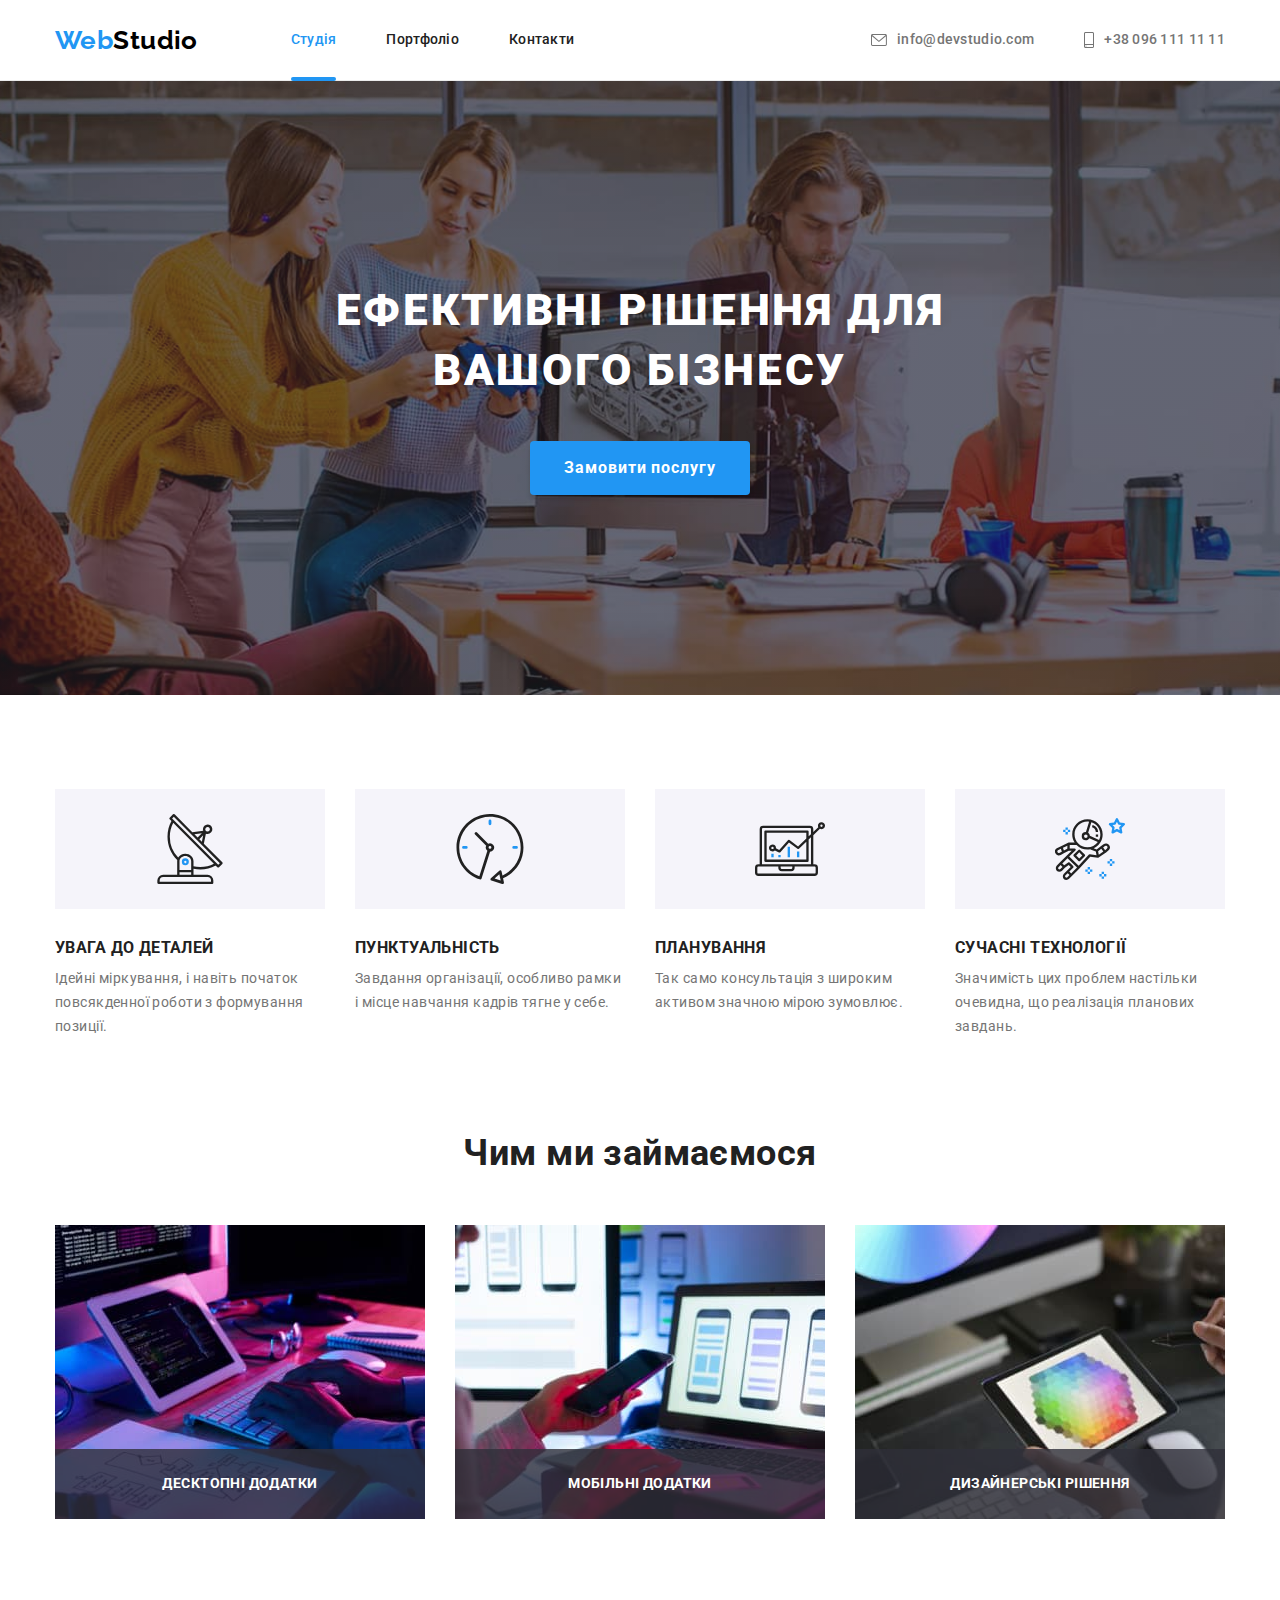
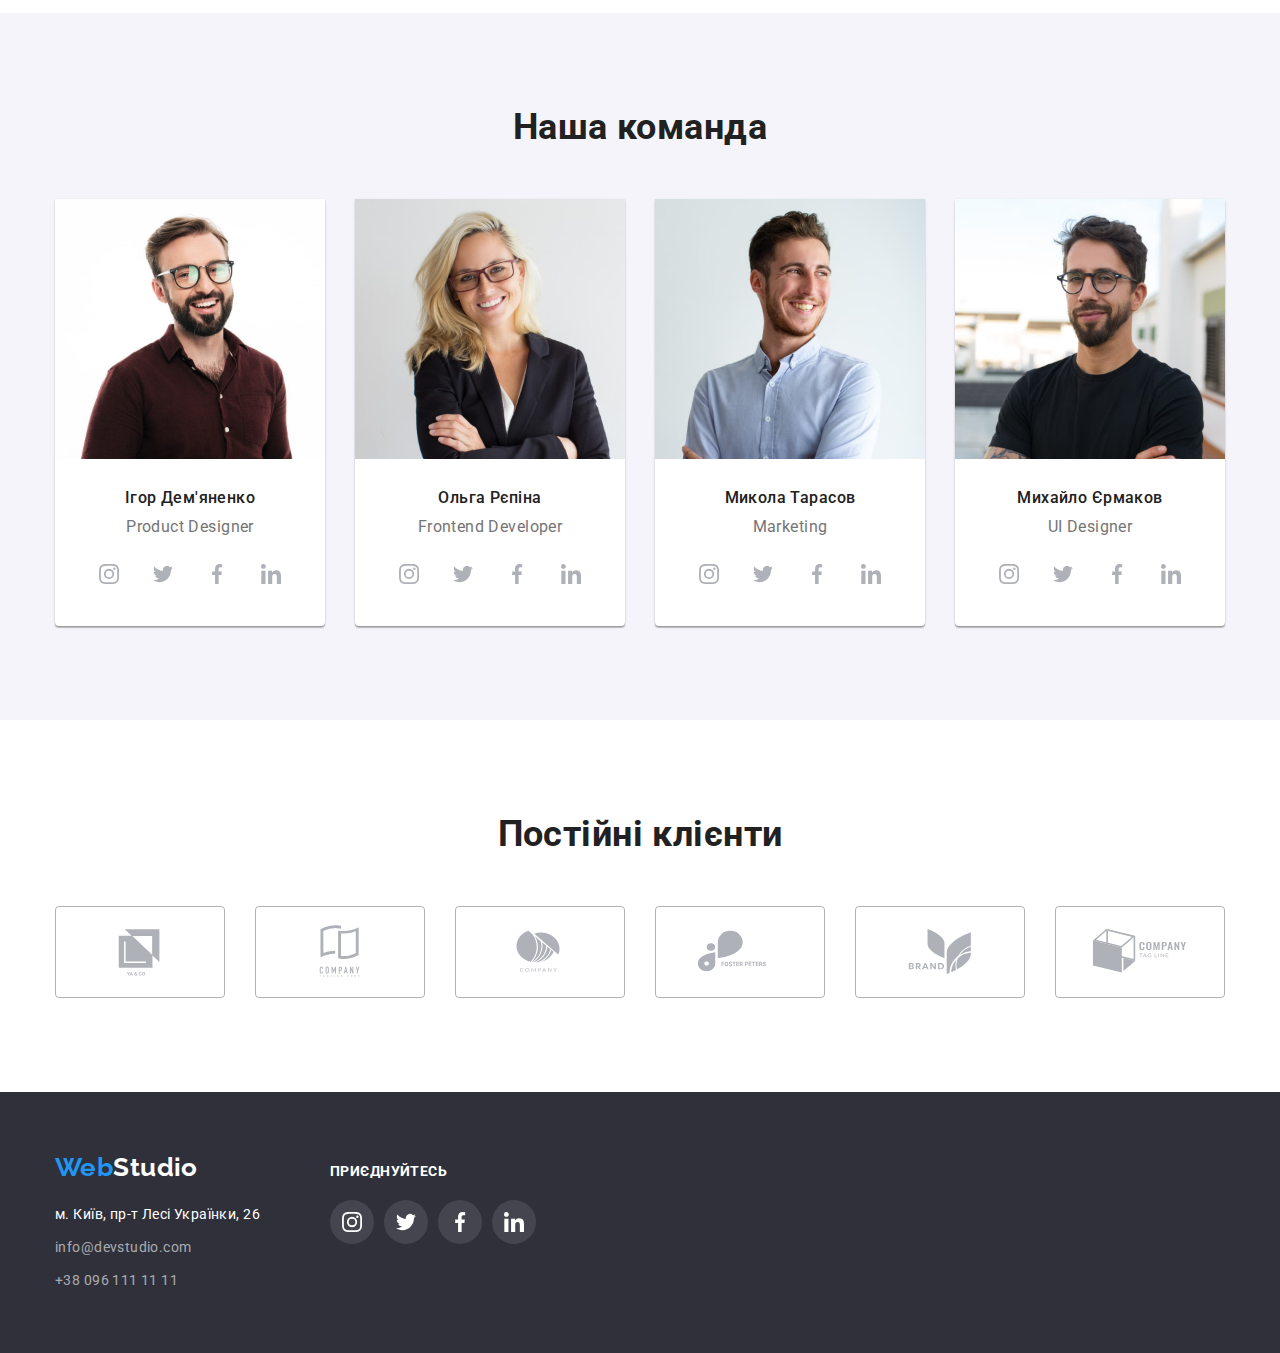
<file: index.html>
<!DOCTYPE html>
<html lang="uk">
<head>
    <meta charset="UTF-8">
    <meta http-equiv="X-UA-Compatible" content="IE=edge">
    <meta name="viewport" content="width=device-width, initial-scale=1.0">
    <title>Web-Studio</title>
    <link rel="preconnect" href="https://fonts.googleapis.com">
    <link rel="preconnect" href="https://fonts.gstatic.com" crossorigin>
    <link href="https://fonts.googleapis.com/css2?family=Raleway:wght@700&family=Roboto:wght@400;500;700;900&display=swap"
    rel="stylesheet">
    <link rel="stylesheet" href="https://cdnjs.cloudflare.com/ajax/libs/modern-normalize/1.0.0/modern-normalize.min.css" />
    <link rel="stylesheet" href="./css/styles.css">
</head>
<body>
    <!--Шапка-->
    <header class="page-header">
        <div class="site-header container">
            <a href="./index.html" class="page-logo">
                <span class="first-part">Web</span><span class="second-part">Studio</span>
            </a>
            <nav>
                <ul class="site-nav list">
                    <li class="item"><a href="#" class="link current">Студія</a></li>
                    <li class="item"><a href="./portfolio.html" class="link">Портфоліо</a></li>
                    <li class="item"><a href="#" class="link">Контакти</a></li>
                </ul>
            </nav>
            <ul class="header-contacts list">
                <li class="item">
                    <a href="mailto:info@devstudio.com" class="header-email"><svg class="icon" width="16" height="12">
                        <use href="./images/sprite.svg#icon-messages"></use>
                    </svg> info@devstudio.com</a>
                </li>
                <li class="item"><a href="tel:+380961111111" class="header-tel">
                    <svg class="icon" width="10" height="16">
                    <use href="./images/sprite.svg#icon-smartphone"></use></svg> +38 096 111 11 11</a>
                </li>
            </ul>
        </div>
    </header>
    <main>
        <section class="hero">
            <div class="container">
                <h1 class="hero-title">Ефективні рішення для вашого бізнесу</h1>
                <button type="button" class="hero-button" data-modal-open>Замовити послугу</button>
                
            </div>
        </section>
        <!--Особливості-->
        <section class="section feature">
            <div class="container">
                <h2 class="visually-hidden">Особливості</h2>
                <ul class="features">
                    <li class="item">
                        <div class="icon-bg">
                            <svg class="icon" width="70" height="70">
                                <use href="./images/sprite.svg#icon-antenna"></use>
                            </svg>
                        </div>
                        <h3 class="title">УВАГА ДО ДЕТАЛЕЙ</h3>
                        <p class="description">Ідейні міркування, і навіть початок повсякденної роботи з формування позиції.</p>
                    </li>
                    <li class="item">
                        <div class="icon-bg">
                            <svg class="icon" width="70" height="70">
                                <use href="./images/sprite.svg#icon-clock"></use>
                            </svg>
                        </div>
                        <h3 class="title">ПУНКТУАЛЬНІСТЬ</h3>
                        <p class="description">Завдання організації, особливо рамки і місце навчання кадрів тягне у себе.</p>
                    </li>
                    <li class="item">
                        <div class="icon-bg">
                            <svg class="icon" width="70" height="70">
                                <use href="./images/sprite.svg#icon-computer"></use>
                            </svg>
                        </div>
                        <h3 class="title">ПЛАНУВАННЯ</h3>
                        <p class="description">Так само консультація з широким активом значною мірою зумовлює.</p>
                    </li>
                    <li class="item">
                        <div class="icon-bg">
                            <svg class="icon" width="70" height="70">
                                <use href="./images/sprite.svg#icon-astronaut"></use>
                            </svg>
                        </div>
                        <h3 class="title">СУЧАСНІ ТЕХНОЛОГІЇ</h3>
                        <p class="description">Значимість цих проблем настільки очевидна, що реалізація планових завдань.</p>
                    </li>
                </ul>
            </div>
        </section>
        <!--Чим ми займаємося-->
        <section class="section direction">
            <div class="container">
                <h2 class="section-title">Чим ми займаємося</h2>
                <ul class="directions">
                    <li class="item"><img src="./images/img1.jpg" alt="Програмування" width="370" height="294">
                    <h3 class="item-title">Десктопні додатки</h3></li>
                    <li class="item"><img src="./images/img2.jpg" alt="Розробка мобільних додатків" width="370" height="294">
                    <h3 class="item-title">Мобільні додатки</h3></li>
                    <li class="item"><img src="./images/img3.jpg" alt="Графічний дизайн" width="370" height="294">
                    <h3 class="item-title">Дизайнерські рішення</h3></li>
                </ul>
            </div>
        </section>
        
        <!--Наша команда-->
        <section class="section people">
            <div class="container">
                <h2 class="section-title">Наша команда</h2>
                <ul class="staff">
                    <li class="card">
                        <img src="./images/photo1.jpg" alt="Фото Ігор Дем'яненко" width="270" height="260">
                        <div class="bottom-card">
                            <h3 class="name">Ігор Дем'яненко</h3>
                            <p class="post">Product Designer</p>
                            <ul class="social-media">
                                <li class="icons"> <a href="#" class="link-icon"><svg class="social" width="20" height="20">
                                            <use href="./images/sprite.svg#icon-instagram1"></use>
                                        </svg></a>
                                </li>
                                <li class="icons"><a href="#" class="link-icon"><svg class="social" width="20" height="20">
                                            <use href="./images/sprite.svg#icon-twitter1"></use>
                                        </svg></a>
                                </li>
                                <li class="icons"><a href="#" class="link-icon"><svg class="social" width="20" height="20">
                                            <use href="./images/sprite.svg#icon-facebook1"></use>
                                        </svg></a>
                                </li>
                                <li class="icons"><a href="#" class="link-icon last"><svg class="social" width="20" height="20">
                                        <use href="./images/sprite.svg#icon-linkedin1"></use>
                                    </svg></a>
                                </li>
                            </ul>
                        </div>
                    </li>
                    <li class="card">
                        <img src="./images/photo2.jpg" alt="Фото Ольга Рєпіна" width="270" height="260">
                        <div class="bottom-card">
                            <h3 class="name">Ольга Рєпіна</h3>
                            <p class="post">Frontend Developer</p>
                            <ul class="social-media">
                                <li class="icons"> <a href="#" class="link-icon"><svg class="social" width="20" height="20">
                                            <use href="./images/sprite.svg#icon-instagram1"></use>
                                        </svg></a>
                                </li>
                                <li class="icons"><a href="#" class="link-icon"><svg class="social" width="20" height="20">
                                            <use href="./images/sprite.svg#icon-twitter1"></use>
                                        </svg></a>
                                </li>
                                <li class="icons"><a href="#" class="link-icon"><svg class="social" width="20" height="20">
                                            <use href="./images/sprite.svg#icon-facebook1"></use>
                                        </svg></a>
                                </li>
                                <li class="icons"><a href="#" class="link-icon last"><svg class="social" width="20" height="20">
                                            <use href="./images/sprite.svg#icon-linkedin1"></use>
                                        </svg></a>
                                </li>
                            </ul>
                        </div>
                    </li>
                    <li class="card">
                        <img src="./images/photo3.jpg" alt="Фото Микола Тарасов" width="270" height="260">
                        <div class="bottom-card">
                            <h3 class="name">Микола Тарасов</h3>
                            <p class="post">Marketing</p>
                            <ul class="social-media">
                                <li class="icons"> <a href="#" class="link-icon"><svg class="social" width="20" height="20">
                                            <use href="./images/sprite.svg#icon-instagram1"></use>
                                        </svg></a>
                                </li>
                                <li class="icons"><a href="#" class="link-icon"><svg class="social" width="20" height="20">
                                            <use href="./images/sprite.svg#icon-twitter1"></use>
                                        </svg></a>
                                </li>
                                <li class="icons"><a href="#" class="link-icon"><svg class="social" width="20" height="20">
                                            <use href="./images/sprite.svg#icon-facebook1"></use>
                                        </svg></a>
                                </li>
                                <li class="icons"><a href="#" class="link-icon last"><svg class="social" width="20" height="20">
                                            <use href="./images/sprite.svg#icon-linkedin1"></use>
                                        </svg></a>
                                </li>
                            </ul>
                        </div>
                    </li>
                    <li class="card">
                        <img src="./images/photo4.jpg" alt="Фото Михайло Єрмаков" width="270" height="260">
                        <div class="bottom-card">
                            <h3 class="name">Михайло Єрмаков</h3>
                            <p class="post">UI Designer</p>
                            <ul class="social-media">
                                <li class="icons"> <a href="#" class="link-icon"><svg class="social" width="20" height="20">
                                        <use href="./images/sprite.svg#icon-instagram1"></use>
                                    </svg></a>
                                </li>
                                <li class="icons"><a href="#" class="link-icon"><svg class="social" width="20" height="20">
                                        <use href="./images/sprite.svg#icon-twitter1"></use>
                                    </svg></a>
                                </li>
                                <li class="icons"><a href="#" class="link-icon"><svg class="social" width="20" height="20">
                                        <use href="./images/sprite.svg#icon-facebook1"></use>
                                    </svg></a>
                                </li>
                                <li class="icons"><a href="#" class="link-icon last"><svg class="social" width="20" height="20">
                                        <use href="./images/sprite.svg#icon-linkedin1"></use>
                                    </svg></a>
                                </li>
                            </ul>
                        </div>
                    </li>
                </ul>
            </div>
        </section>
        <section class="section clients-list">
            <div class="container logo-clients">
                <h2 class="section-title">Постійні клієнти</h2>
                <ul class="clients">
                    <li class="company-logo"><a href="#" class="logo-client"><svg class="client" width="106" height="60">
                                <use href="./images/sprite.svg#icon-client1"></use>
                            </svg></a>
                    </li>
                    <li class="company-logo"><a href="#" class="logo-client"><svg class="client" width="106" height="60">
                                <use href="./images/sprite.svg#icon-client2"></use>
                            </svg></a>
                    </li>
                    <li class="company-logo"><a href="#" class="logo-client"><svg class="client" width="106" height="60">
                                <use href="./images/sprite.svg#icon-client3"></use>
                            </svg></a>
                    </li>
                    <li class="company-logo"><a href="#" class="logo-client"><svg class="client" width="106" height="60">
                                <use href="./images/sprite.svg#icon-client4"></use>
                            </svg></a>
                    </li>
                    <li class="company-logo"><a href="#" class="logo-client"><svg class="client" width="106" height="60">
                                <use href="./images/sprite.svg#icon-client5"></use>
                            </svg></a>
                    </li>
                    <li class="company-logo"><a href="#" class="logo-client last"><svg class="client" width="106" height="60">
                                <use href="./images/sprite.svg#icon-client6"></use>
                            </svg></a>
                    </li>
                </ul>
            </div>
        </section>
    </main>
    
    <footer>
        <div class="container">
            <div class="block-contacts">
                <a href="./index.html" class="logo-footer">
                    <span class="first-part">Web</span><span class="second-part">Studio</span>
                </a>
                <address>
                    <ul class="contacts">
                        <li class="item"><a href="https://goo.gl/maps/wnb1YWrqAvLf5Y576" target="_blank"
                                rel="noreferrer noopener nofollow" class="map contact">м. Київ, пр-т Лесі Українки, 26</a></li>
                        <li class="item"><a href="mailto:info@devstudio.com" class="mail contact">info@devstudio.com</a></li>
                        <li class="item"><a href="tel:+380961111111" class="telephone contact">+38 096 111 11 11</a></li>
                    </ul>
                </address>
            </div>
            <div class="block-social">
                <p class="social-title">приєднуйтесь</p>
                <ul class="footer-social">
                    <li class="icons"> <a href="#" class="link-icon"><svg class="social" width="20" height="20">
                                <use href="./images/sprite.svg#icon-instagram2"></use>
                            </svg></a>
                    </li>
                    <li class="icons"><a href="#" class="link-icon"><svg class="social" width="20" height="20">
                                <use href="./images/sprite.svg#icon-twitter2"></use>
                            </svg></a>
                    </li>
                    <li class="icons"><a href="#" class="link-icon"><svg class="social" width="20" height="20">
                                <use href="./images/sprite.svg#icon-facebook2"></use>
                            </svg></a>
                    </li>
                    <li class="icons"><a href="#" class="link-icon last"><svg class="social" width="20" height="20">
                                <use href="./images/sprite.svg#icon-linkedin2"></use>
                            </svg></a>
                    </li>
                </ul>
            </div>
        </div>
    </footer>
    <div class="backdrop is-hidden" data-modal >
        <div class="modal">
            <button class="modal-button" data-modal-close>
                <svg class="icon-modal" width="18" height="18">
                    <use href="./images/sprite.svg#icon-close"></use>
                </svg>
            </button>
        </div>
    </div>
    <script src="./js/modal.js"></script>
</body>
</html>
</file>
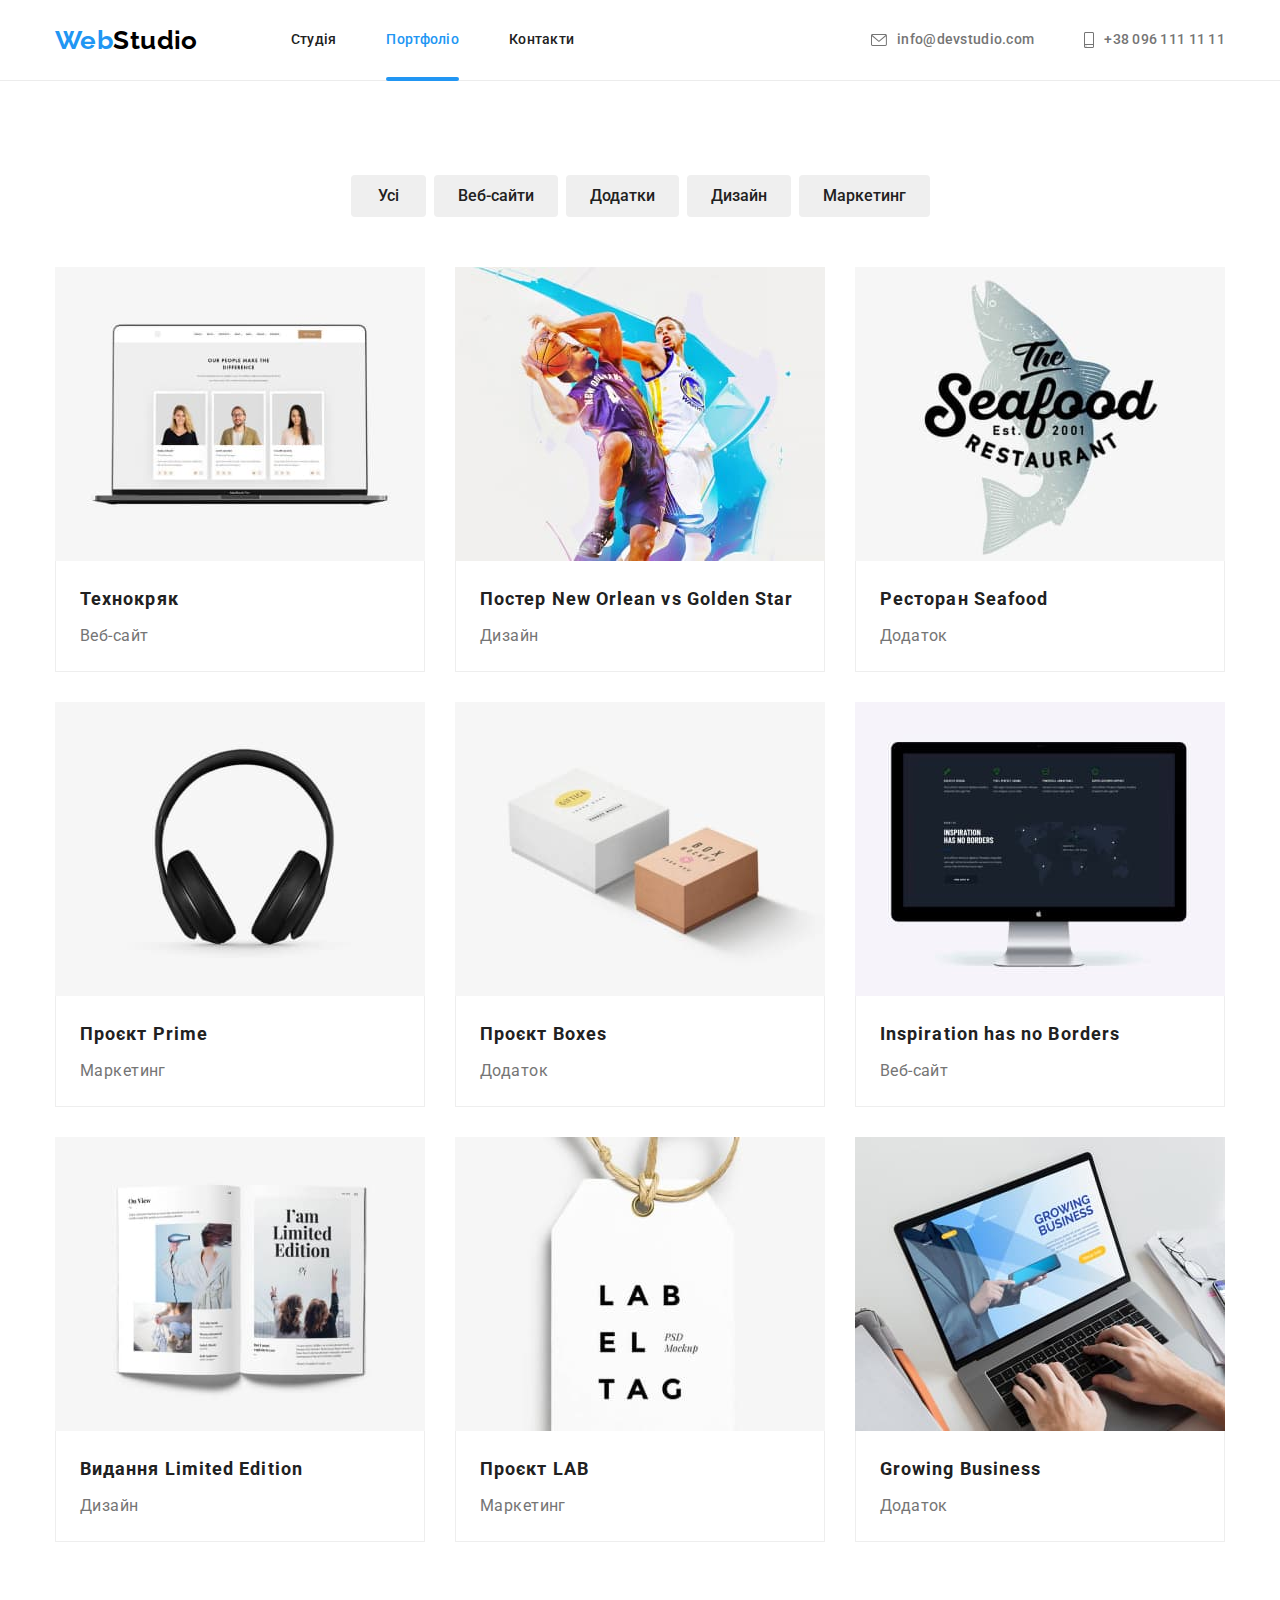
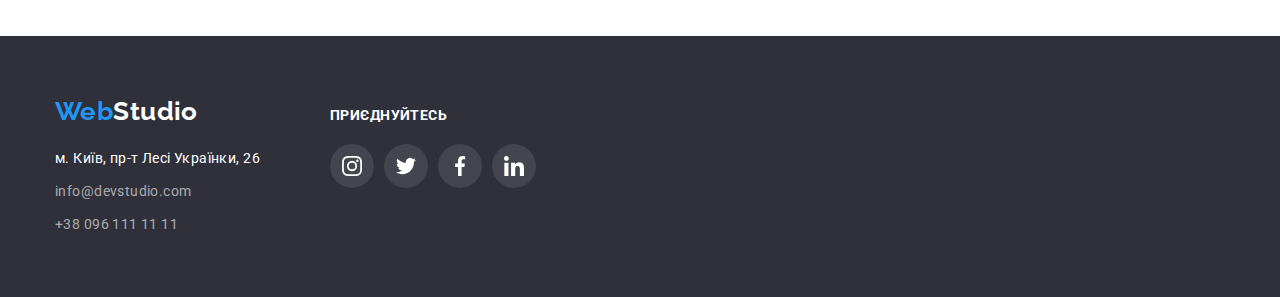
<file: portfolio.html>
<!DOCTYPE html>
<html lang="uk">

<head>
    <meta charset="UTF-8">
    <meta http-equiv="X-UA-Compatible" content="IE=edge">
    <meta name="viewport" content="width=device-width, initial-scale=1.0">
    <title>Web-Studio</title>
    <link rel="preconnect" href="https://fonts.googleapis.com">
    <link rel="preconnect" href="https://fonts.gstatic.com" crossorigin>
    <link href="https://fonts.googleapis.com/css2?family=Raleway:wght@700&family=Roboto:wght@400;500;700;900&display=swap"
        rel="stylesheet">
    <link rel="stylesheet" href="https://cdnjs.cloudflare.com/ajax/libs/modern-normalize/1.0.0/modern-normalize.min.css" />
    <link rel="stylesheet" href="./css/styles.css">
</head>

<body>
    <!--Шапка-->
    <header class="page-header">
        <div class="site-header container">
            <a href="./index.html" class="page-logo">
                <span class="first-part">Web</span><span class="second-part">Studio</span>
            </a>
            <nav>
                <ul class="site-nav list">
                    <li class="item"><a href="./index.html" class="link">Студія</a></li>
                    <li class="item"><a href="./portfolio.html" class="link current">Портфоліо</a></li>
                    <li class="item"><a href="#" class="link">Контакти</a></li>
                </ul>
            </nav>
            <ul class="header-contacts list">
                <li class="item">
                    <a href="mailto:info@devstudio.com" class="header-email"><svg class="icon" width="16" height="12">
                            <use href="./images/sprite.svg#icon-messages"></use>
                        </svg>info@devstudio.com</a>
                </li>
                <li class="item"><a href="tel:+380961111111" class="header-tel">
                        <svg class="icon" width="10" height="16">
                            <use href="./images/sprite.svg#icon-smartphone"></use>
                        </svg>+38 096 111 11 11</a>
                </li>
            </ul>
        </div>
    </header>
    <main>
        <section class="section portfolio">
            <div class="container">
                <h1 class="visually-hidden">Портфоліо</h1>
                <ul class="filters">
                    <li class="item"><button type="button" class="filters-button all">Усі</button></li>
                    <li class="item"><button type="button" class="filters-button">Веб-сайти</button></li>
                    <li class="item"><button type="button" class="filters-button">Додатки</button></li>
                    <li class="item"><button type="button" class="filters-button">Дизайн</button></li>
                    <li class="item"><button type="button" class="filters-button">Маркетинг</button></li>
                </ul>
                <ul class="projects">
                    <li class="cards">
                        <a href="#" class="link">
                            <div class="animation">
                                <img src="./images/project1.jpg" alt="Сторінка сайту Технокряк" width="370" height="294">
                                <p class="link-animation">Ресурс пропонує комплексні пропозиції з різним рівнем функціоналу та сервісів. Все це
                                    дозволить відвідувачу отримати
                                    вичерпні відомості про компанію чи приватну особу.</p>
                            </div>
                            <div class="bottom-cards">
                                <h2 class="name">Технокряк</h2>
                                <p class="project-type">Веб-сайт</p>
                            </div>
                        </a>
                    </li>
                    <li class="cards">
                        <a href="#" class="link">
                            <div class="animation">
                                <img src="./images/project2.jpg" alt="Постер з баскетболістами" width="370" height="294">
                                <p class="link-animation">Ресурс пропонує комплексні пропозиції з різним рівнем функціоналу та сервісів. Все це
                                    дозволить відвідувачу отримати
                                    вичерпні відомості про компанію чи приватну особу.</p>
                            </div>
                            <div class="bottom-cards">
                                <h2 class="name">Постер New Orlean vs Golden Star</h2>
                                <p class="project-type">Дизайн</p>
                            </div>
                        </a>
                    </li>
                    <li class="cards">
                        <a href="#" class="link">
                            <div class="animation">
                                <img src="./images/project3.jpg" alt="Логотип ресторану" width="370" height="294">
                                <p class="link-animation">Ресурс пропонує комплексні пропозиції з різним рівнем функціоналу та сервісів. Все це
                                    дозволить відвідувачу отримати
                                    вичерпні відомості про компанію чи приватну особу.</p>
                            </div>
                            <div class="bottom-cards">
                                <h2 class="name">Ресторан Seafood</h2>
                                <p class="project-type">Додаток</p>
                            </div>
                        </a>
                    </li>
                    <li class="cards">
                        <a href="#" class="link">
                            <div class="animation">
                                <img src="./images/project4.jpg" alt="Зображення навушників" width="370" height="294">
                                <p class="link-animation">Ресурс пропонує комплексні пропозиції з різним рівнем функціоналу та сервісів. Все це
                                    дозволить відвідувачу отримати
                                    вичерпні відомості про компанію чи приватну особу.</p>
                            </div>
                            <div class="bottom-cards">
                                <h2 class="name">Проєкт Prime</h2>
                                <p class="project-type">Маркетинг</p>
                            </div>
                        </a>
                    </li>
                    <li class="cards">
                        <a href="#" class="link">
                            <div class="animation">
                                <img src="./images/project5.jpg" alt="Зображення коробок" width="370" height="294">
                                <p class="link-animation">Ресурс пропонує комплексні пропозиції з різним рівнем функціоналу та сервісів. Все це
                                    дозволить відвідувачу отримати
                                    вичерпні відомості про компанію чи приватну особу.</p>
                            </div>
                            <div class="bottom-cards">
                                <h2 class="name">Проєкт Boxes</h2>
                                <p class="project-type">Додаток</p>
                            </div>
                        </a>
                    </li>
                    <li class="cards">
                        <a href="#" class="link">
                            <div class="animation">
                                <img src="./images/project6.jpg" alt="Зображення сторінки сайту" width="370" height="294">
                                <p class="link-animation">Ресурс пропонує комплексні пропозиції з різним рівнем функціоналу та сервісів. Все це
                                    дозволить відвідувачу отримати
                                    вичерпні відомості про компанію чи приватну особу.</p>
                            </div>
                            <div class="bottom-cards">
                                <h2 class="name">Inspiration has no Borders</h2>
                                <p class="project-type">Веб-сайт</p>
                            </div>
                        </a>
                    </li>
                    <li class="cards">
                        <a href="#" class="link">
                            <div class="animation">
                                <img src="./images/project7.jpg" alt="Зображення дизайну" width="370" height="294">
                                <p class="link-animation">Ресурс пропонує комплексні пропозиції з різним рівнем функціоналу та сервісів. Все це
                                    дозволить відвідувачу отримати
                                    вичерпні відомості про компанію чи приватну особу.</p>
                            </div>
                            <div class="bottom-cards">
                                <h2 class="name">Видання Limited Edition</h2>
                                <p class="project-type">Дизайн</p>
                            </div>
                        </a>
                    </li>
                    <li class="cards">
                        <a href="#" class="link">
                            <div class="animation">
                                <img src="./images/project8.jpg" alt="Зображення проєкту" width="370" height="294">
                                <p class="link-animation">Ресурс пропонує комплексні пропозиції з різним рівнем функціоналу та сервісів. Все це
                                    дозволить відвідувачу отримати
                                    вичерпні відомості про компанію чи приватну особу.</p>
                            </div>
                            <div class="bottom-cards">
                                <h2 class="name">Проєкт LAB</h2>
                                <p class="project-type">Маркетинг</p>
                            </div>
                        </a>
                    </li>
                    <li class="cards">
                        <a href="#" class="link">
                            <div class="animation">
                                <img src="./images/project9.jpg" alt="Зображення додатку" width="370" height="294">
                                <p class="link-animation">Ресурс пропонує комплексні пропозиції з різним рівнем функціоналу та сервісів. Все це
                                    дозволить відвідувачу отримати
                                    вичерпні відомості про компанію чи приватну особу.</p>
                            </div>
                            <div class="bottom-cards">
                                <h2 class="name">Growing Business</h2>
                                <p class="project-type">Додаток</p>
                            </div>
                        </a>
                    </li>
                </ul>
            </div>
        </section>
    </main>

    <footer>
        <div class="container">
            <div class="block-contacts">
                <a href="./index.html" class="logo-footer">
                    <span class="first-part">Web</span><span class="second-part">Studio</span>
                </a>
                <address>
                    <ul class="contacts">
                        <li class="item"><a href="https://goo.gl/maps/wnb1YWrqAvLf5Y576" target="_blank" rel="noreferrer noopener nofollow"
                                class="map contact">м. Київ, пр-т Лесі Українки, 26</a></li>
                        <li class="item"><a href="mailto:info@devstudio.com" class="mail contact">info@devstudio.com</a></li>
                        <li class="item"><a href="tel:+380961111111" class="telephone contact">+38 096 111 11 11</a></li>
                    </ul>
                </address>
            </div>
            <div class="block-social">
                <p class="social-title">приєднуйтесь</p>
                <ul class="footer-social">
                    <li class="icons"> <a href="#" class="link-icon"><svg class="social" width="20" height="20">
                                <use href="./images/sprite.svg#icon-instagram2"></use>
                            </svg></a>
                    </li>
                    <li class="icons"><a href="#" class="link-icon"><svg class="social" width="20" height="20">
                                <use href="./images/sprite.svg#icon-twitter2"></use>
                            </svg></a>
                    </li>
                    <li class="icons"><a href="#" class="link-icon"><svg class="social" width="20" height="20">
                                <use href="./images/sprite.svg#icon-facebook2"></use>
                            </svg></a>
                    </li>
                    <li class="icons"><a href="#" class="link-icon last"><svg class="social" width="20" height="20">
                                <use href="./images/sprite.svg#icon-linkedin2"></use>
                            </svg></a>
                    </li>
                </ul>
            </div>
        </div>
    </footer>
</body>

</html>
</file>
<file: css/styles.css>
/* лого чорний #000000 */
/* основний синій #2196F3 */
/* основний чорний #212121 */
/* сірий номер телефону #757575 */
/* основний блок Hero білий #FFFFFF */
/* футер посилання та телефон чорний з прозорістю rgba(255, 255, 255, 0.6) */
/* блок Hero і футер колір фону #2F303A */



:root {
    --primary-text-color: #757575;
    --title-text-color: #212121;
    --accent-color: #2196F3;
    --focus-color: #FFFFFF;
    --logo-header-color: #000000;
    --mail-tel-footer-color: rgba(255, 255, 255, 0.6);
    --section-background-color: #2F303A;
    --main-background-color: #F5F5F5;
    --button-hover-color: #188CE8;
    --box-shadow-hero: rgba(0, 0, 0, 0.15);
    --box-shadow-one: rgba(0, 0, 0, 0.1);
    --box-shadow-two: rgba(0, 0, 0, 0.08);
    --box-shadow-three: rgba(0, 0, 0, 0.12);
    --box-shadow-four: rgba(0, 0, 0, 0.14);
    --box-shadow-five: rgba(0, 0, 0, 0.2);
    --bg-staff-color: #F5F4FA;
    --border-color: #EEEEEE;
    --border-header-color: #ECECEC;
    --icon-header-color: #757575;
    --icon-social-first: #afb1b8;
    --time-animation: 250ms;
    --cubic: cubic-bezier(0.4, 0, 0.2, 1);
}


body {

    background-color: var(--focus-color);
    color: var(--primary-text-color);

    font-family: Roboto, sans-serif;
    font-size: 14px;
    letter-spacing: 0.03em;
}


/* Шапка */

ul {
    list-style: none;
    padding-left: 0;
}

.container {
    padding-left: 15px;
    padding-right: 15px;
    margin-left: auto;
    margin-right: auto;
    width: 1200px;
}

 .page-header{
    border-bottom: 1px solid var(--border-header-color);
}

.site-header {
    display: flex;
    align-items: center;
}

.page-logo,
.logo-footer {
    font-family: Raleway, sans-serif;
    font-weight: 700;
    font-size: 26px;
    line-height: 1.19;
    text-decoration: none;
}

.page-logo .first-part {
    color: var(--accent-color);
}

.page-logo .second-part {
    color: var(--logo-header-color);
}

.list {
    margin-top: 0;
    margin-bottom: 0;
}

.site-nav {
   display: flex;
   margin-left: 93px;
}

.site-nav .item:not(:last-child) {
    margin-right: 50px;
}

.site-nav .link {
    display: block;
    padding-top: 32px;
    padding-bottom: 32px;
    position: relative;
    

    color: var(--title-text-color);

    font-weight: 500;
    line-height: 1.14;
    letter-spacing: 0.02em;
    text-decoration: none;
    transition: color var(--time-animation) var(--cubic);
}

.site-nav .link:hover,
.site-nav .link:focus {
    color: var(--accent-color);
}

.site-nav .link.current::after {
    content: '';

    position: absolute;
    left: 0;
    bottom: -1px;
    display: block;
    width: 100%;
    height: 4px;
    background-color: var(--accent-color);
    border-radius: 2px;

    opacity: 1;
}


.site-nav .link.current {
    color: var(--accent-color);
}

.header-contacts {
    display: flex;
    margin-left: auto;
}

.header-contacts .item + .item {
    margin-left: 50px;
}


.header-email,
.header-tel {
    display: flex;
    align-items: center;
    gap: 10px;
    padding-top: 32px;
    padding-bottom: 32px;

    color: var(--primary-text-color);
    fill: var(--icon-header-color);

    font-weight: 500;
    line-height: 1.14;
    letter-spacing: 0.02em;
    text-decoration: none;
    transition: color var(--time-animation) var(--cubic), fill var(--time-animation) var(--cubic);

}

.header-email:hover,
.header-email:focus,
.header-tel:hover,
.header-tel:focus {
    color: var(--accent-color);
    fill: var(--accent-color);
}

/* main */

.hero {
    max-width: 1600px;
    min-height: 605px;
    text-align: center;
    padding-top: 200px;
    padding-bottom: 200px;
    margin-left: auto;
    margin-right: auto;
    background-image: linear-gradient(to right, rgba(47, 48, 58, 0.4), rgba(47, 48, 58, 0.4)), url(../images/hero.jpg);
    background-repeat: no-repeat;
    background-position: center;
    background-size: cover;
    background-color: var(--section-background-color);
}

.hero-title {
    max-width: 696px;
    margin-top: 0;
    margin-bottom: 40px;
    margin-left: auto;
    margin-right: auto;

    color: var(--focus-color);

    font-weight: 900;
    font-size: 44px;
    line-height: 1.36;
   
    letter-spacing: 0.06em;
    text-transform: uppercase;
}

.hero-button {
    display: inline-block;
    padding: 10px 32px;
    min-width: 216px;
  
    border-color: transparent;
    box-shadow: 0px 4px 4px var(--box-shadow-hero);
    border-radius: 4px;

    background-color: var(--accent-color);
    color: var(--focus-color);

    font-family: inherit;
    font-weight: 700;
    font-size: 16px;
    line-height: 1.88;
    align-items: center;
    letter-spacing: 0.06em;

    cursor: pointer;
    transition: background-color var(--time-animation) var(--cubic);

}

.hero-button:hover,
.hero-button:focus {
    background-color: var(--button-hover-color);
}



/* Особливості */

.visually-hidden {
    position: absolute;
    width: 1px;
    height: 1px;
    margin: -1px;
    border: 0;
    padding: 0;

    white-space: nowrap;
    clip-path: inset(100%);
    clip: rect(0 0 0 0);
    overflow: hidden;
}

.section.feature {
    padding-top: 94px;
    padding-bottom: 94px;
}

.section .section-title {
    margin-top: 0;
    margin-bottom: 50px;
    color: var(--title-text-color);

    font-weight: 700;
    font-size: 36px;
    line-height: 1.16;
    text-align: center;
}

.container .features {
    display: flex;
    flex-wrap: wrap;
    
}

.section .features {
    margin-bottom: 0;
    margin-top: 0;
    

}

.features .item {
    width: 270px;
}

.features .item + .item {
    margin-left: 30px;
}

.features .icon-bg {
    display: flex;
    justify-content: center;
    align-items: center;
    width: 270px;
    height: 120px;
    margin-bottom: 30px;
    background-color: var(--bg-staff-color);
}


.features .title {
    margin-top: 0;
    margin-bottom: 10px;
    color: var(--title-text-color);

    font-weight: 700;
    line-height: 1.14;
    text-transform: uppercase;
}

.features .description {
    margin-top: 0;
    margin-bottom: 0;
    line-height: 1.71;
}

/* Чим ми займаємося */

.section.direction {
    padding-bottom: 94px;
}

.container .directions {
    display: flex;
    margin-top: 0;
    margin-bottom: 0;
    
}

.directions .item {
    display: block;
    position: relative;
}

.directions .item + .item {
    margin-left: 30px;
}

.item .item-title {
    position: absolute;
    width: 370px;
    height: 70px;
    bottom: 0;
    margin: 0;


    display: flex;
    justify-content: center;
    align-items: center;

    font-weight: 700;
    font-size: 14px;
    line-height: 1.14;
    text-transform: uppercase;
    color: var(--focus-color);
    background: rgba(47, 48, 58, 0.8);
}

.directions img {
    display: block;
    max-width: 100%;
}

/* Наша команда */

.section.people {
    padding-top: 94px;
    padding-bottom: 94px;
    margin-top: 0;
    margin-bottom: 0;

    background-color: var(--bg-staff-color);
}


.section .staff {
    display: flex;
    
    margin-top: 0;
    margin-bottom: 0;
}

.staff .card {
    box-shadow: 0px 1px 3px var(--box-shadow-three), 0px 1px 1px var(--box-shadow-four), 0px 2px 1px var(--box-shadow-five);
    border-radius: 0px 0px 4px 4px;
    background-color: var(--focus-color);
}

.staff .card + .card {
    margin-left: 30px;
}

.card img {
    display: block;
    max-width: 100%;
}

.card .bottom-card {
    margin-top: 0;
    margin-bottom: 0;
    padding-top: 30px;
    padding-bottom: 30px;
    width: 270px;
}
   
.staff .name {
    margin-top: 0;
    margin-bottom: 10px;

    color: var(--title-text-color);

    font-weight: 500;
    font-size: 16px;
    line-height: 1.18;
    text-align: center
}

.staff .post {
    margin-top: 0;
    margin-left: 0;
    margin-right: 0;
    margin-bottom: 16px;

    font-weight: 400;
    font-size: 16px;
    line-height: 1.18;
    text-align: center
}

.social-media {
    display: flex;
    justify-content: center;
    align-items: center;
    margin: 0;
}

.social-media .icons:not(:last-child) {
    margin-right: 10px;
}

.social-media .link-icon {
    display: flex;
    justify-content: center;
    align-items: center;
    width: 44px;
    height: 44px;
    border-radius: 50%;
    fill: var(--icon-social-first);
    transition: background-color var(--time-animation) var(--cubic), fill var(--time-animation) var(--cubic);
}


.social-media .link-icon:hover,
.social-media .link-icon:focus {
    background-color: var(--accent-color);
    fill: var(--focus-color);
}


.section.clients-list {
    padding-top: 94px;
    padding-bottom: 94px;
}


.logo-clients .clients {
    display: flex;
    margin-top: 0;
    margin-bottom: 0;
}
.clients li {
    gap: 30px;
    
}

.clients .company-logo:not(:last-child) {
    margin-right: 30px;
}

.clients .logo-client {
    display: flex;
    justify-content: center;
    align-items: center;
    width: 170px;
    height: 92px;
    border: 1px solid var(--icon-social-first);
    border-radius: 4px;
    fill: var(--icon-social-first);
    transition: border-color var(--time-animation) var(--cubic), fill var(--time-animation) var(--cubic);
}


.clients .logo-client:focus,
.clients .logo-client:hover {
    border-color: var(--accent-color);
    fill: var(--accent-color)
}

footer {
    padding-top: 60px;
    padding-bottom: 60px;
    background-color: var(--section-background-color);
}

footer .container {
    display: flex;
    align-items: baseline;
}
.container .logo-footer {
    display: inline-block;
    margin-bottom: 20px;
}

.logo-footer .first-part {
    color: var(--accent-color);
}

.logo-footer .second-part {
    color: var(--focus-color);
}

address .contacts {
    margin-top: 0;
    margin-bottom: 0px;
    font-style: normal;
    line-height: 1.71;

}

.contacts .item:not(:last-child) {
    margin-bottom: 9px;
}

.contacts .map {
    display: inline-block;

    color: var(--focus-color);
    text-decoration: none;
}

.contacts .mail {
    display: inline-block;
}

.contacts .mail,
.contacts .telephone {
    color: var(--mail-tel-footer-color);
    text-decoration: none;
}

.item .contact {
    transition: color var(--time-animation) var(--cubic);
}

.item .contact:hover,
.item .contact:focus {
    color: var(--accent-color);
}

.block-social {
    margin-left: 70px;
}

.block-social .social-title {
    text-align: left;
    margin-top: 0;
    margin-bottom: 20px;

    font-weight: 700;
    font-size: 14px;
    line-height: 1.14;
    letter-spacing: 0.03em;
    text-transform: uppercase;
    color: var(--focus-color);
}

.footer-social {
    display: flex;
    width: 206px;
    
}
.footer-social .icons:not(:last-child) {
    margin-right: 10px;
}
.footer-social .link-icon {
    display: flex;
    justify-content: center;
    align-items: center;
    width: 44px;
    height: 44px;
    border-radius: 50%;
    background: rgba(255, 255, 255, 0.1);
    transition: background-color var(--time-animation) var(--cubic);
}

.footer-social .link-icon:hover,
.footer-social .link-icon:focus {
    background-color: var(--accent-color);
}

.backdrop {
    position: fixed;
    top: 0;
    left: 0;
    width: 100%;
    height: 100%;

    background: rgba(0, 0, 0, 0.2);

    opacity: 1;
    transition: opacity var(--time-animation) var(--cubic),
    visibility var(--time-animation) var(--cubic);
}

.backdrop.is-hidden {
    opacity: 0;
    visibility: hidden;
    pointer-events: none;
        
}

.backdrop.is-hidden .modal {
    transform: translate(-50%, -50%) scale(0.8);
    opacity: 0;
}

.backdrop .modal {
    position: absolute;
    top: 50%;
    left: 50%;

    padding: 8px;

    min-width: 528px;
    min-height: 581px;
    background-color: var(--focus-color);
    border-radius: 4px;

    z-index: 2;

    transform: translate(-50%, -50%) scale(1);
    opacity: 1;
    transition: transform var(--time-animation) var(--cubic),
    opacity var(--time-animation) var(--cubic);

}

.modal .modal-button {
    display: flex;
    justify-content: center;
    align-items: center;
    width: 30px;
    height: 30px;
    margin-left: auto;
    cursor: pointer;

    border: 1px solid rgba(0, 0, 0, 0.1);
    border-radius: 50%;
    background-color: var(--focus-color);
    

    transition: fill var(--time-animation) var(--cubic);
}

.modal .modal-button:hover,
.modal .modal-button:focus {
    fill: var(--accent-color);
}



/* Стилі Портфоліо */

.section.portfolio {
    padding-top: 94px;
    padding-bottom: 94px;
}

.container .filters {
    display: flex;
    justify-content: center;
    margin-top: 0;
    margin-bottom: 50px;
}

.filters .item:not(:last-child) {
    margin-right: 8px;
}

.filters .filters-button {
    display: inline-block;
    padding: 6px 22px;
    min-width: 103px;
    
    color: var(--title-text-color);
    
    font-family: inherit;
    font-weight: 500;
    font-size: 16px;
    line-height: 1.62;
    text-align: center;

    cursor: pointer;
    border-color: transparent;
    border-radius: 4px;
    
    transition: color var(--time-animation) var(--cubic), background-color var(--time-animation) var(--cubic), box-shadow var(--time-animation) var(--cubic);
} 

.filters .all {
    display: inline-block;
    padding: 6px 25px;
    min-width: 73px;
}

.filters .filters-button:hover,
.filters .filters-button:focus {
    color: var(--focus-color);
    background-color: var(--accent-color);
    box-shadow: 0px 3px 1px var(--box-shadow-one), 0px 1px 2px var(--box-shadow-two), 0px 2px 2px var(--box-shadow-three);
}

/* Стилі карток */
.projects {
    display: flex;
    flex-wrap: wrap;
    padding-top: 0;
    margin-top: 0;
    margin-bottom: 0;
    gap: 30px;
}

.projects .cards {
    width: calc((100% - 60px)/3);
    background: var(--focus-color);
    
}

.cards .link {

    display: block;
    text-decoration: none;
    transition: box-shadow var(--time-animation) var(--cubic);
}

.link .animation {
    position: relative;
    overflow: hidden;
    
}

.link .link-animation {
    position: absolute;
    top: 0;
    left: 0;
    height: 100%;

    margin-top: 0;
    margin-bottom: 0;
    padding: 63px 24px;

    font-size: 18px;
    line-height: 1.56;
    color: var(--focus-color);
    background-color: rgba(33, 150, 243, 0.9);

    transform: translateY(100%);
    transition: transform var(--time-animation) var(--cubic);

}

.cards .link:hover,
.cards .link:focus {
    box-shadow: 0px 4px 4px rgba(0, 0, 0, 0.25);
}

.cards .link:hover .link-animation,
.cards .link:focus .link-animation {
    transform: translateY(0);
}

.cards img {
    display: block;
    max-width: 100%;
}



.cards .bottom-cards {
    padding: 20px 24px;
    width: 370;
    border-left: 1px solid var(--border-color);
    border-right: 1px solid var(--border-color);
    border-bottom: 1px solid var(--border-color);

}

.cards .name {
    margin-top: 0;
    margin-bottom: 4px;

    color: var(--title-text-color);

    font-weight: 700;
    font-size: 18px;
    line-height: 2;
    letter-spacing: 0.06em;
}


.cards .project-type {
    margin-top: 0;
    margin-bottom: 0;
}
.projects .project-type {

    color: var(--primary-text-color);

    font-size: 16px;
    line-height: 1.88;
}
</file>
